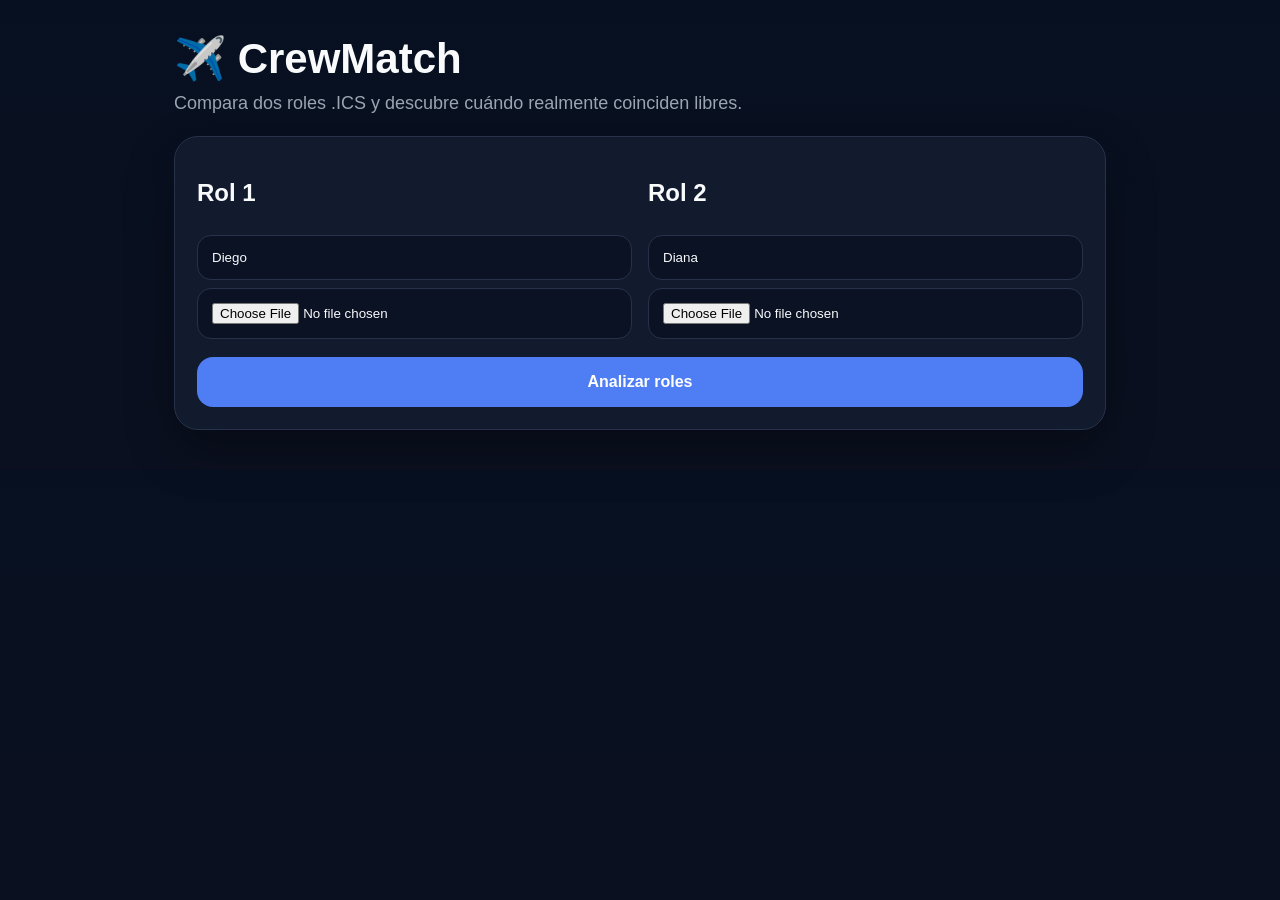
<file: index.html>
<!doctype html>
<html lang="es">
<head>
<meta charset="utf-8">
<meta name="viewport" content="width=device-width,initial-scale=1">
<title>CrewMatch v1.1</title>
<style>
:root{
  --bg:#071021;--card:#121a2d;--card2:#0b1224;--text:#f8fafc;
  --muted:#9aa4b2;--line:#27324a;--blue:#4f7df3;--green:#22c55e;
  --yellow:#f59e0b;--red:#ef4444;--purple:#a855f7;
}
*{box-sizing:border-box}
body{margin:0;font-family:-apple-system,BlinkMacSystemFont,"Segoe UI",Arial,sans-serif;background:linear-gradient(180deg,#071021,#0b1020);color:var(--text)}
.app{max-width:980px;margin:auto;padding:24px}
h1{font-size:42px;margin:10px 0}
.sub{color:var(--muted);font-size:18px;margin-bottom:22px}
.card{background:var(--card);border:1px solid var(--line);border-radius:24px;padding:22px;margin:16px 0;box-shadow:0 20px 50px #0005}
.grid{display:grid;grid-template-columns:1fr 1fr;gap:16px}
input{width:100%;padding:14px;margin-top:8px;border-radius:14px;border:1px solid var(--line);background:var(--card2);color:var(--text)}
button{width:100%;padding:16px;border:0;border-radius:16px;background:var(--blue);color:white;font-weight:800;font-size:16px;margin-top:18px}
.stats{display:grid;grid-template-columns:repeat(4,1fr);gap:12px;margin:16px 0}
.stat{background:var(--card2);border:1px solid var(--line);border-radius:20px;padding:18px}
.stat b{font-size:28px;display:block}
.stat span{color:var(--muted);font-size:13px}
.calendar{display:grid;grid-template-columns:repeat(7,1fr);gap:8px}
.day{min-height:96px;border:1px solid var(--line);border-radius:16px;padding:10px;background:var(--card2)}
.day b{font-size:18px}
.ok{border-color:var(--green);background:linear-gradient(#052e1a,#0b1224)}
.mid{border-color:var(--yellow);background:linear-gradient(#3b2505,#0b1224)}
.bad{border-color:var(--red);background:linear-gradient(#3b0a0a,#0b1224)}
.tag{display:inline-block;margin-top:8px;padding:4px 8px;border-radius:999px;font-size:11px;font-weight:800;background:#1f2a44}
.small{font-size:12px;color:var(--muted);margin-top:6px;line-height:1.35}
table{width:100%;border-collapse:collapse;background:var(--card2);border-radius:18px;overflow:hidden}
th,td{padding:10px;border-bottom:1px solid var(--line);font-size:13px;text-align:left;vertical-align:top}
th{background:#18233d}
@media(max-width:800px){.grid,.stats{grid-template-columns:1fr}.calendar{grid-template-columns:repeat(2,1fr)}}
</style>
</head>
<body>
<div class="app">
  <h1>✈️ CrewMatch</h1>
  <div class="sub">Compara dos roles .ICS y descubre cuándo realmente coinciden libres.</div>

  <div class="card">
    <div class="grid">
      <div>
        <h2>Rol 1</h2>
        <input id="name1" value="Diego">
        <input id="file1" type="file" accept=".ics,text/calendar">
      </div>
      <div>
        <h2>Rol 2</h2>
        <input id="name2" value="Diana">
        <input id="file2" type="file" accept=".ics,text/calendar">
      </div>
    </div>
    <button onclick="analyze()">Analizar roles</button>
  </div>

  <div id="out"></div>
</div>

<script>
let rows=[];

function unfoldICS(s){
  return s.replace(/\r\n[ \t]/g,'').replace(/\n[ \t]/g,'');
}

function getLine(block,key){
  const m=block.match(new RegExp(key+"(?:;[^:]*)?:(.*)"));
  return m?m[1].trim():"";
}

function parseDate(v){
  if(!v)return null;
  v=v.replace("Z","");
  if(v.length===8){
    return new Date(+v.slice(0,4),+v.slice(4,6)-1,+v.slice(6,8),0,0);
  }
  return new Date(+v.slice(0,4),+v.slice(4,6)-1,+v.slice(6,8),+v.slice(9,11),+v.slice(11,13));
}

function parseICS(txt){
  txt=unfoldICS(txt);
  return [...txt.matchAll(/BEGIN:VEVENT([\s\S]*?)END:VEVENT/g)].map(m=>{
    const block=m[1];
    const summary=getLine(block,"SUMMARY");
    const desc=getLine(block,"DESCRIPTION");
    const start=parseDate(getLine(block,"DTSTART"));
    const end=parseDate(getLine(block,"DTEND"));
    let type="FLIGHT";
    if(summary.startsWith("DO")||summary.startsWith("DR")) type="OFF";
    else if(summary.startsWith("HSB")) type="STBY";
    else if(summary==="B - LIM"||summary.startsWith("B ")) type="BLANK";
    else if(summary.startsWith("Report time")) type="DUTY";
    return {summary,desc,start,end,type};
  }).filter(e=>e.start);
}

function busy(events){
  let result=[];
  for(const e of events){
    if(e.type==="OFF"||e.type==="FLIGHT") continue;
    let end=e.end;
    if(!end||end<=e.start){
      end=new Date(e.start);
      if((e.summary+e.desc).includes("23:59")) end.setHours(23,59,0,0);
      else end.setDate(end.getDate()+1);
    }
    result.push({...e,end});
  }
  result.sort((a,b)=>a.start-b.start);
  let merged=[];
  for(const x of result){
    if(!merged.length||x.start>merged[merged.length-1].end) merged.push({...x});
    else if(x.end>merged[merged.length-1].end) merged[merged.length-1].end=x.end;
  }
  return merged;
}

function readFile(id){
  return new Promise((resolve,reject)=>{
    const file=document.getElementById(id).files[0];
    if(!file) reject("Falta subir un archivo .ics");
    const reader=new FileReader();
    reader.onload=()=>resolve(reader.result);
    reader.readAsText(file);
  });
}

function overlap(busy,a,b){
  return busy.some(x=>x.start<b&&x.end>a);
}

function freeWindows(b1,b2,a,b){
  let points=[+a,+b];
  [...b1,...b2].forEach(x=>{
    if(x.end>a&&x.start<b){
      points.push(Math.max(+x.start,+a));
      points.push(Math.min(+x.end,+b));
    }
  });
  points=[...new Set(points)].sort((a,b)=>a-b).map(x=>new Date(x));
  let wins=[];
  for(let i=0;i<points.length-1;i++){
    if(!overlap(b1,points[i],points[i+1])&&!overlap(b2,points[i],points[i+1])){
      wins.push({s:points[i],e:points[i+1]});
    }
  }
  return wins.filter(w=>w.e-w.s>=60*60000);
}

function hm(ms){
  const h=Math.floor(ms/3600000);
  const m=Math.round((ms%3600000)/60000);
  return `${h}h ${m}m`;
}

function fmt(d){
  return d.toLocaleString("es-PE",{day:"2-digit",month:"short",hour:"2-digit",minute:"2-digit",hour12:false});
}

function dutyText(busy,a,b){
  return busy.filter(x=>x.start<b&&x.end>a)
    .map(x=>x.summary.replace("Report time:","Rpt").replace("Debrief Time:","Deb"))
    .join(" / ") || "Libre";
}

function bestStreak(rows){
  let best=[],cur=[];
  for(const r of rows){
    if(r.kind==="full"){cur.push(r);if(cur.length>best.length)best=[...cur];}
    else cur=[];
  }
  return best;
}

async function analyze(){
  try{
    const [t1,t2]=await Promise.all([readFile("file1"),readFile("file2")]);
    const n1=document.getElementById("name1").value||"Rol 1";
    const n2=document.getElementById("name2").value||"Rol 2";

    const e1=parseICS(t1), e2=parseICS(t2);
    const b1=busy(e1), b2=busy(e2);

    const dates=e1.concat(e2).map(e=>e.start);
    const min=new Date(Math.min(...dates));
    min.setDate(1);min.setHours(0,0,0,0);
    const max=new Date(min.getFullYear(),min.getMonth()+1,1);

    rows=[];
    let total=0,nights=0;

    for(let d=new Date(min);d<max;d.setDate(d.getDate()+1)){
      const a=new Date(d);
      const b=new Date(d);b.setDate(b.getDate()+1);

      const wins=freeWindows(b1,b2,a,b);
      const ms=wins.reduce((s,w)=>s+(w.e-w.s),0);
      total+=ms;

      const ns=new Date(a);ns.setHours(20,0,0,0);
      const ne=new Date(a);ne.setDate(ne.getDate()+1);ne.setHours(8,0,0,0);
      const nightMs=freeWindows(b1,b2,ns,ne).reduce((s,w)=>s+(w.e-w.s),0);
      const night=nightMs>=5*3600000;
      if(night)nights++;

      let kind=ms>=23.5*3600000?"full":ms>=6*3600000?"good":ms>=2*3600000?"short":"hard";

      rows.push({
        date:a.toISOString().slice(0,10),
        n:a.getDate(),
        free:hm(ms),
        ms,
        night,
        kind,
        r1:dutyText(b1,a,b),
        r2:dutyText(b2,a,b),
        wins:wins.map(w=>`${fmt(w.s)} - ${fmt(w.e)}`).join(" | ")
      });
    }

    const full=rows.filter(r=>r.kind==="full");
    const good=rows.filter(r=>r.kind==="good");
    const streak=bestStreak(rows);
    const compatibility=Math.round(total/(max-min)*100);

    document.getElementById("out").innerHTML=`
      <div class="stats">
        <div class="stat"><b>${compatibility}%</b><span>Couple Score</span></div>
        <div class="stat"><b>${full.length}</b><span>Días libres juntos</span></div>
        <div class="stat"><b>${nights}</b><span>Noches útiles</span></div>
        <div class="stat"><b>${hm(total)}</b><span>Horas libres juntos</span></div>
      </div>

      <div class="card">
        <h2>Resumen</h2>
        <p><b>Días completos libres:</b><br>${full.map(r=>r.date).join("<br>")||"—"}</p>
        <p><b>Buenas ventanas:</b><br>${good.map(r=>r.date+" · "+r.free).join("<br>")||"—"}</p>
        <p><b>Mejor bloque:</b><br>${streak.length?streak[0].date+" al "+streak[streak.length-1].date:"—"}</p>
        <p class="small">Los pernoctes se consideran ocupados desde reporte hasta debrief, incluso si cruzan de día.</p>
      </div>

      <div class="card">
        <h2>Calendario</h2>
        <div class="calendar">
          ${rows.map(r=>`
            <div class="day ${r.kind==="full"?"ok":r.kind==="good"?"mid":r.kind==="hard"?"bad":""}">
              <b>${r.n}</b><br>
              <span class="tag">${r.kind==="full"?"Libre juntos":r.kind==="good"?"Buena ventana":r.kind==="short"?"Corto":"Difícil"}</span>
              <div class="small">${r.free}<br>${r.night?"🌙 Noche útil":"—"}</div>
            </div>
          `).join("")}
        </div>
      </div>

      <div class="card">
        <h2>Detalle diario</h2>
        <table>
          <tr><th>Fecha</th><th>${n1}</th><th>${n2}</th><th>Libre juntos</th><th>Ventanas</th></tr>
          ${rows.map(r=>`
            <tr>
              <td>${r.date}</td>
              <td>${r.r1}</td>
              <td>${r.r2}</td>
              <td>${r.free}</td>
              <td>${r.wins||"—"}</td>
            </tr>
          `).join("")}
        </table>
      </div>
    `;
  }catch(err){
    alert(err);
  }
}
</script>
</body>
</html>
</file>
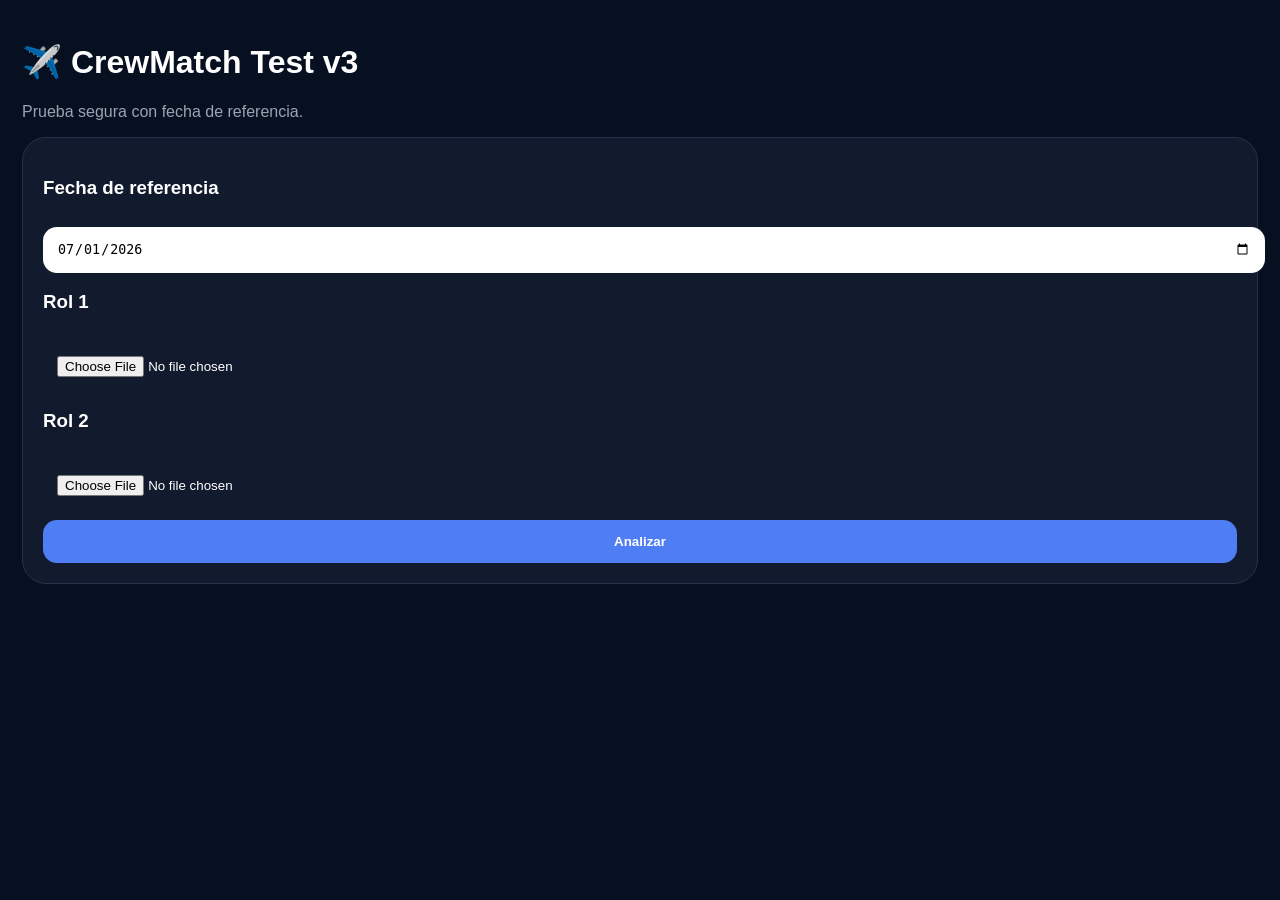
<file: test.html>
<!doctype html>
<html lang="es">
<head>
<meta charset="utf-8">
<meta name="viewport" content="width=device-width,initial-scale=1">
<title>CrewMatch Test v3</title>
<style>
body{margin:0;font-family:-apple-system,BlinkMacSystemFont,"Segoe UI",Arial;background:#071021;color:white;padding:22px}
.card{background:#121a2d;border:1px solid #27324a;border-radius:24px;padding:20px;margin:16px 0}
input,button{width:100%;padding:14px;border-radius:14px;border:0;margin-top:10px}
button{background:#4f7df3;color:white;font-weight:800}
.stat{background:#0b1224;border-radius:18px;padding:18px;margin:10px 0}
.green{color:#22c55e}.yellow{color:#f59e0b}.red{color:#ef4444}.muted{color:#9aa4b2}
.big{font-size:38px;font-weight:900}
.pill{display:inline-block;background:#1f2a44;border-radius:999px;padding:7px 12px;margin:4px 0}
</style>
</head>
<body>

<h1>✈️ CrewMatch Test v3</h1>
<p class="muted">Prueba segura con fecha de referencia.</p>

<div class="card">
<h3>Fecha de referencia</h3>
<input id="refDate" type="date" value="2026-07-01">

<h3>Rol 1</h3>
<input id="file1" type="file" accept=".ics">

<h3>Rol 2</h3>
<input id="file2" type="file" accept=".ics">

<button onclick="analyze()">Analizar</button>
</div>

<div id="out"></div>

<script>
function read(id){
 return new Promise((res,rej)=>{
  let f=document.getElementById(id).files[0];
  if(!f)return rej("Falta subir ambos roles");
  let r=new FileReader();
  r.onload=()=>res(r.result);
  r.readAsText(f);
 });
}

function clean(t){
 return t.replace(/\r\n[ \t]/g,"").replace(/\n[ \t]/g,"");
}

function get(b,k){
 let m=b.match(new RegExp(k+"(?:;[^:]*)?:(.*)"));
 return m?m[1].trim():"";
}

function parseDate(v){
 if(!v)return null;
 v=v.replace("Z","");
 if(v.length===8)return new Date(+v.slice(0,4),+v.slice(4,6)-1,+v.slice(6,8));
 return new Date(+v.slice(0,4),+v.slice(4,6)-1,+v.slice(6,8),+v.slice(9,11),+v.slice(11,13));
}

function parseICS(t){
 t=clean(t);
 return [...t.matchAll(/BEGIN:VEVENT([\s\S]*?)END:VEVENT/g)].map(m=>{
  let b=m[1];
  let s=get(b,"SUMMARY");
  let st=parseDate(get(b,"DTSTART"));
  let en=parseDate(get(b,"DTEND"));
  let type="OTHER";

  if(s.startsWith("DO")||s.startsWith("DR")) type="OFF";
  if(s.startsWith("Report time")||s.startsWith("HSB")||s==="B - LIM"||s.startsWith("B ")) type="BUSY";

  if(type==="BUSY"&&(!en||en<=st)){
   en=new Date(st);
   en.setDate(en.getDate()+1);
  }

  return{summary:s,start:st,end:en,type};
 }).filter(e=>e.start);
}

function busy(e){
 return e.filter(x=>x.type==="BUSY"&&x.end).map(x=>({start:x.start,end:x.end}));
}

function overlap(b,a,z){
 return b.some(x=>x.start<z&&x.end>a);
}

function free(b1,b2,a,z){
 return !overlap(b1,a,z)&&!overlap(b2,a,z);
}

function hm(ms){
 let h=Math.floor(ms/3600000);
 let m=Math.round((ms%3600000)/60000);
 return h+"h "+m+"m";
}

function key(d){
 return d.toISOString().slice(0,10);
}

function scoreLabel(score){
 if(score>=70)return["🟢","Muy buen mes","green"];
 if(score>=45)return["🟡","Mes normal","yellow"];
 return["🔴","Mes difícil","red"];
}

function recommendation(hours){
 if(hours>=23)return"⭐⭐⭐⭐⭐ Día completo ideal";
 if(hours>=12)return"⭐⭐⭐⭐ Muy buena ventana";
 if(hours>=6)return"⭐⭐⭐ Buena opción";
 if(hours>=2)return"⭐⭐ Ventana corta";
 return"⭐ Difícil";
}

async function analyze(){
 try{
  let [t1,t2]=await Promise.all([read("file1"),read("file2")]);
  let ref=document.getElementById("refDate").value;
  let refDate=ref?new Date(ref+"T00:00:00"):new Date();

  let e1=parseICS(t1);
  let e2=parseICS(t2);
  let b1=busy(e1);
  let b2=busy(e2);

  let all=e1.concat(e2).map(e=>e.start);
  let min=new Date(Math.min(...all));
  min.setDate(1);min.setHours(0,0,0,0);
  let max=new Date(min.getFullYear(),min.getMonth()+1,1);

  let full=[], good=[], total=0, nights=0, cur=[], best=[];
  let next=null;

  for(let d=new Date(min);d<max;d.setDate(d.getDate()+1)){
   let a=new Date(d);
   let z=new Date(d);
   z.setDate(z.getDate()+1);

   let freeMs=0;
   let step=3600000;

   for(let t=+a;t<+z;t+=step){
    if(free(b1,b2,new Date(t),new Date(t+step))) freeMs+=step;
   }

   total+=freeMs;

   let ns=new Date(a);ns.setHours(20,0,0,0);
   let ne=new Date(a);ne.setDate(ne.getDate()+1);ne.setHours(8,0,0,0);
   let nightH=0;

   for(let t=+ns;t<+ne;t+=step){
    if(free(b1,b2,new Date(t),new Date(t+step))) nightH++;
   }

   if(nightH>=5)nights++;

   let item={date:key(a),hours:freeMs/3600000,freeMs};

   if(freeMs>=23*3600000){
    full.push(item);
    cur.push(item);
    if(cur.length>best.length)best=[...cur];
   }else{
    cur=[];
    if(freeMs>=6*3600000)good.push(item);
   }

   if(!next && a>=refDate && freeMs>=2*3600000){
    next=item;
   }
  }

  let days=Math.max(1,Math.round((max-min)/86400000));
  let score=Math.round(total/(days*86400000)*100);
  let q=scoreLabel(score);

  out.innerHTML=`
  <div class="card">
    <div class="big">${q[0]} ${score}%</div>
    <h2 class="${q[2]}">${q[1]}</h2>
    <p class="muted">Calidad estimada del mes</p>
  </div>

  <div class="card">
    <h2>❤️ Próxima cita</h2>
    <p class="green">${next?next.date:"No encontrada"}</p>
    <p>${next?hm(next.freeMs)+" · "+recommendation(next.hours):"No hay ventana desde la fecha elegida."}</p>
    <span class="pill">Desde ${key(refDate)}</span>
  </div>

  <div class="card">
    <h2>🏖️ Escapada ideal</h2>
    <p class="green">${best.length?best[0].date+" al "+best[best.length-1].date:"No encontrada"}</p>
    <p>${best.length>=4?"⭐⭐⭐⭐⭐ Perfecta para viajar":best.length>=2?"⭐⭐⭐ Buena opción":"⭐ Bloque corto"}</p>
  </div>

  <div class="card">
    <h2>Resumen</h2>
    <div class="stat"><b>${full.length}</b><br>Días libres completos</div>
    <div class="stat"><b>${nights}</b><br>Noches útiles</div>
    <div class="stat"><b>${hm(total)}</b><br>Horas juntos</div>
  </div>

  <div class="card">
    <h2>✅ Días completos</h2>
    <p>${full.map(x=>x.date).join("<br>")||"—"}</p>

    <h2>🟡 Buenas ventanas</h2>
    <p>${good.map(x=>x.date+" · "+hm(x.freeMs)).join("<br>")||"—"}</p>
  </div>
  `;
 }catch(e){
  alert(e);
 }
}
</script>
</body>
</html>
</file>
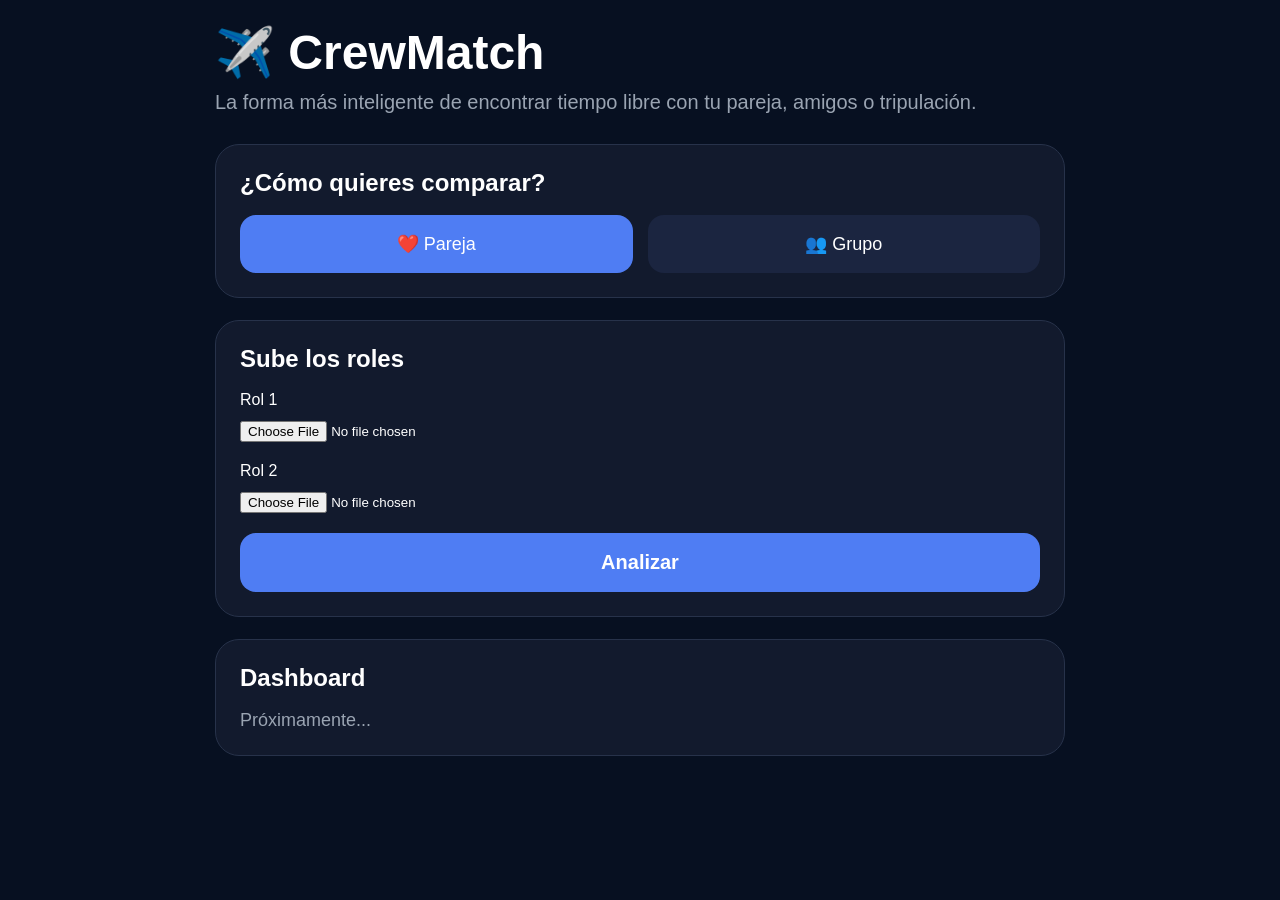
<file: v2.html>
<!DOCTYPE html>
<html lang="es">

<head>
  <meta charset="UTF-8">
  <meta name="viewport" content="width=device-width, initial-scale=1.0">
  <title>CrewMatch v2</title>

  <link rel="stylesheet" href="css/style.css">
</head>

<body>

  <main class="container">

    <header class="hero">
      <h1>✈️ CrewMatch</h1>
      <p>
        La forma más inteligente de encontrar tiempo libre con tu pareja,
        amigos o tripulación.
      </p>
    </header>

    <section class="card">

      <h2>¿Cómo quieres comparar?</h2>

      <div class="modes">

        <button class="mode active">
          ❤️ Pareja
        </button>

        <button class="mode">
          👥 Grupo
        </button>

      </div>

    </section>

    <section class="card">

      <h2>Sube los roles</h2>

      <label>Rol 1</label>
      <input type="file" accept=".ics">

      <label>Rol 2</label>
      <input type="file" accept=".ics">

      <button class="analyze">
        Analizar
      </button>

    </section>

    <section class="card">

      <h2>Dashboard</h2>

      <div id="dashboard">
        Próximamente...
      </div>

    </section>

  </main>

  <script type="module" src="js/app.js"></script>

</body>

</html>
</file>
<file: css/style.css>
*{
    margin:0;
    padding:0;
    box-sizing:border-box;
}

body{
    background:#071021;
    color:#fff;
    font-family:-apple-system,BlinkMacSystemFont,"Segoe UI",Arial,sans-serif;
}

.container{
    max-width:900px;
    margin:auto;
    padding:25px;
}

.hero{
    margin-bottom:30px;
}

.hero h1{
    font-size:48px;
    margin-bottom:10px;
}

.hero p{
    color:#9aa4b2;
    font-size:20px;
}

.card{
    background:#121a2d;
    border:1px solid #27324a;
    border-radius:24px;
    padding:24px;
    margin-bottom:22px;
}

.card h2{
    margin-bottom:18px;
}

.modes{
    display:flex;
    gap:15px;
}

.mode{
    flex:1;
    padding:18px;
    border:none;
    border-radius:16px;
    font-size:18px;
    cursor:pointer;
    background:#1b2540;
    color:white;
}

.mode.active{
    background:#4f7df3;
}

input[type=file]{
    width:100%;
    margin:12px 0 20px;
}

.analyze{
    width:100%;
    padding:18px;
    border:none;
    border-radius:16px;
    background:#4f7df3;
    color:white;
    font-size:20px;
    font-weight:bold;
    cursor:pointer;
}

#dashboard{
    color:#9aa4b2;
    font-size:18px;
}
</file>
